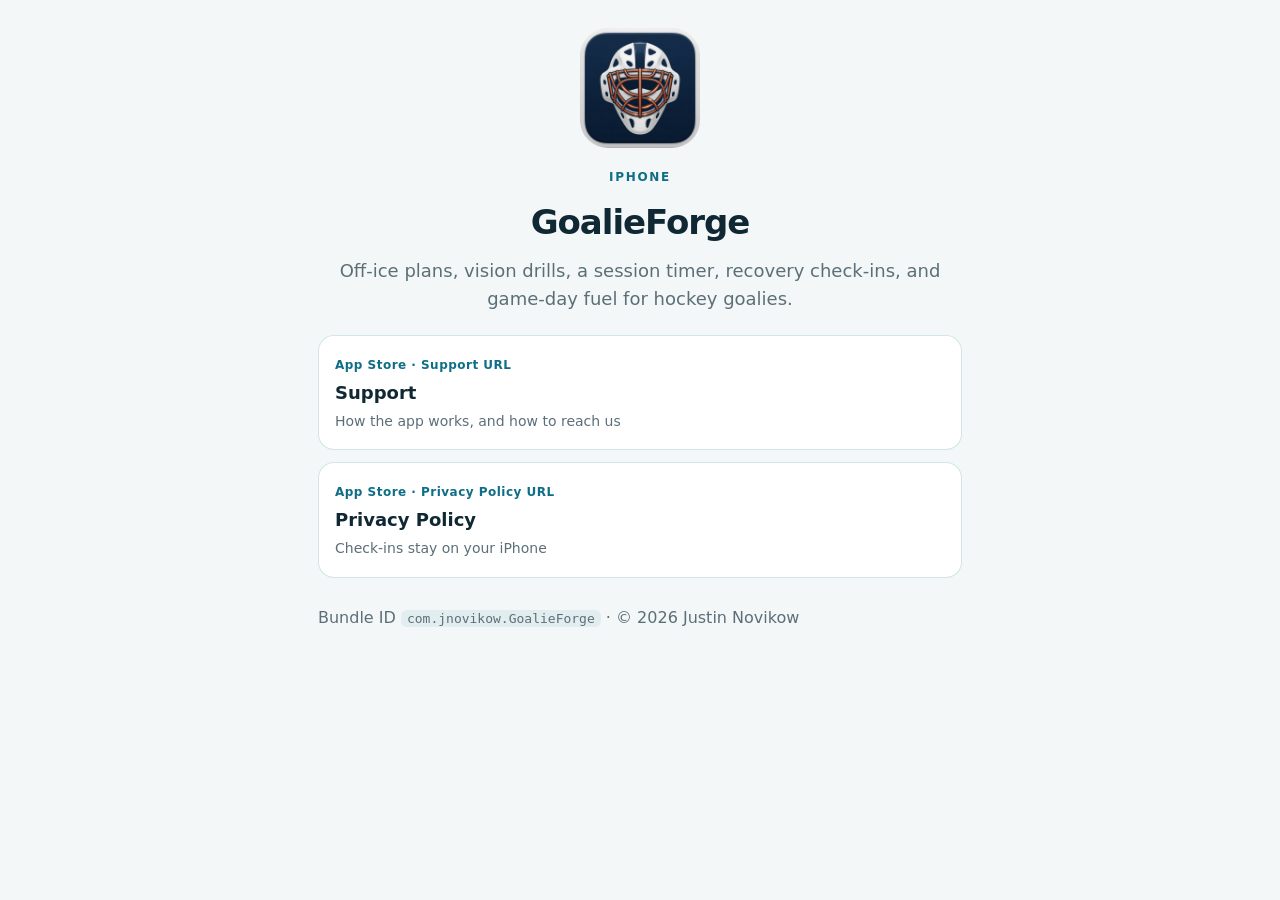
<file: index.html>
<!DOCTYPE html>
<html lang="en">
<head>
  <meta charset="UTF-8" />
  <meta name="viewport" content="width=device-width, initial-scale=1, viewport-fit=cover" />
  <meta name="theme-color" content="#f3f7f8" />
  <title>GoalieForge</title>
  <meta name="description" content="GoalieForge is an iPhone training app for hockey goalies, from development through professional." />
  <link rel="icon" href="icon.png" type="image/png" />
  <link rel="apple-touch-icon" href="icon.png" />
  <link rel="stylesheet" href="styles.css" />
</head>
<body>
  <header class="hero">
    <img class="logo" src="icon.png" width="120" height="120" alt="GoalieForge" />
    <p class="eyebrow">iPhone</p>
    <h1>GoalieForge</h1>
    <p class="lede">Off-ice plans, vision drills, a session timer, recovery check-ins, and game-day fuel for hockey goalies.</p>
  </header>
  <nav class="cards">
    <a class="card link-card" href="support.html">
      <span class="card-kicker">App Store · Support URL</span>
      <strong>Support</strong>
      <span class="card-desc">How the app works, and how to reach us</span>
    </a>
    <a class="card link-card" href="privacy.html">
      <span class="card-kicker">App Store · Privacy Policy URL</span>
      <strong>Privacy Policy</strong>
      <span class="card-desc">Check-ins stay on your iPhone</span>
    </a>
  </nav>
  <footer class="foot">
    <p>Bundle ID <code>com.jnovikow.GoalieForge</code> · © 2026 Justin Novikow</p>
  </footer>
</body>
</html>
</file>
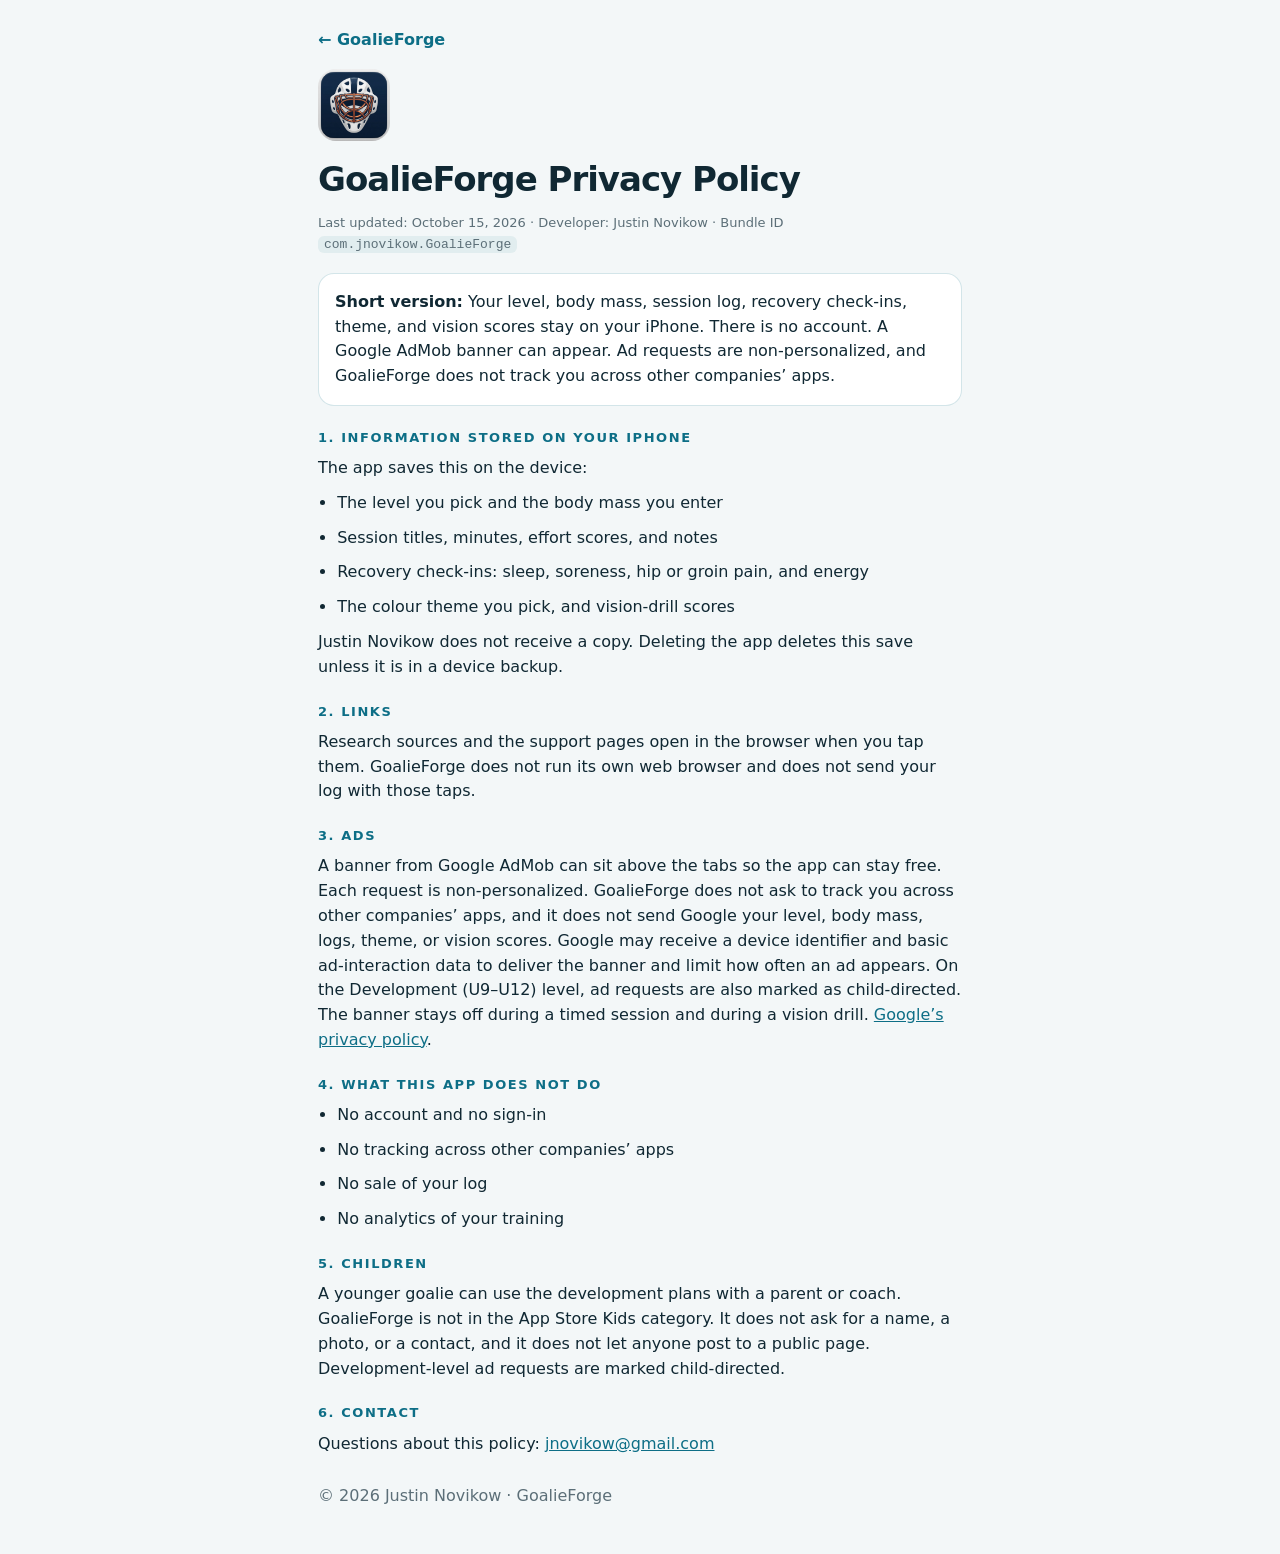
<file: privacy.html>
<!DOCTYPE html>
<html lang="en">
<head>
  <meta charset="UTF-8" />
  <meta name="viewport" content="width=device-width, initial-scale=1, viewport-fit=cover" />
  <meta name="theme-color" content="#f3f7f8" />
  <title>GoalieForge — Privacy Policy</title>
  <meta name="description" content="GoalieForge privacy policy for com.jnovikow.GoalieForge." />
  <link rel="icon" href="icon.png" type="image/png" />
  <link rel="stylesheet" href="styles.css" />
</head>
<body>
  <a class="back" href="index.html">← GoalieForge</a>
  <img class="logo logo-sm" src="icon.png" width="72" height="72" alt="" />
  <h1>GoalieForge Privacy Policy</h1>
  <p class="meta">Last updated: October 15, 2026 · Developer: Justin Novikow · Bundle ID <code>com.jnovikow.GoalieForge</code></p>

  <div class="card">
    <p style="margin:0"><strong>Short version:</strong> Your level, body mass, session log, recovery check-ins, theme, and vision scores stay on your iPhone. There is no account. A Google AdMob banner can appear. Ad requests are non-personalized, and GoalieForge does not track you across other companies’ apps.</p>
  </div>

  <h2>1. Information stored on your iPhone</h2>
  <p>The app saves this on the device:</p>
  <ul>
    <li>The level you pick and the body mass you enter</li>
    <li>Session titles, minutes, effort scores, and notes</li>
    <li>Recovery check-ins: sleep, soreness, hip or groin pain, and energy</li>
    <li>The colour theme you pick, and vision-drill scores</li>
  </ul>
  <p>Justin Novikow does not receive a copy. Deleting the app deletes this save unless it is in a device backup.</p>

  <h2>2. Links</h2>
  <p>Research sources and the support pages open in the browser when you tap them. GoalieForge does not run its own web browser and does not send your log with those taps.</p>

  <h2>3. Ads</h2>
  <p>A banner from Google AdMob can sit above the tabs so the app can stay free. Each request is non-personalized. GoalieForge does not ask to track you across other companies’ apps, and it does not send Google your level, body mass, logs, theme, or vision scores. Google may receive a device identifier and basic ad-interaction data to deliver the banner and limit how often an ad appears. On the Development (U9–U12) level, ad requests are also marked as child-directed. The banner stays off during a timed session and during a vision drill. <a href="https://policies.google.com/privacy">Google’s privacy policy</a>.</p>

  <h2>4. What this app does not do</h2>
  <ul>
    <li>No account and no sign-in</li>
    <li>No tracking across other companies’ apps</li>
    <li>No sale of your log</li>
    <li>No analytics of your training</li>
  </ul>

  <h2>5. Children</h2>
  <p>A younger goalie can use the development plans with a parent or coach. GoalieForge is not in the App Store Kids category. It does not ask for a name, a photo, or a contact, and it does not let anyone post to a public page. Development-level ad requests are marked child-directed.</p>

  <h2>6. Contact</h2>
  <p>Questions about this policy: <a href="mailto:jnovikow@gmail.com?subject=GoalieForge%20Privacy">jnovikow@gmail.com</a></p>
  <footer class="foot"><p>© 2026 Justin Novikow · GoalieForge</p></footer>
</body>
</html>
</file>
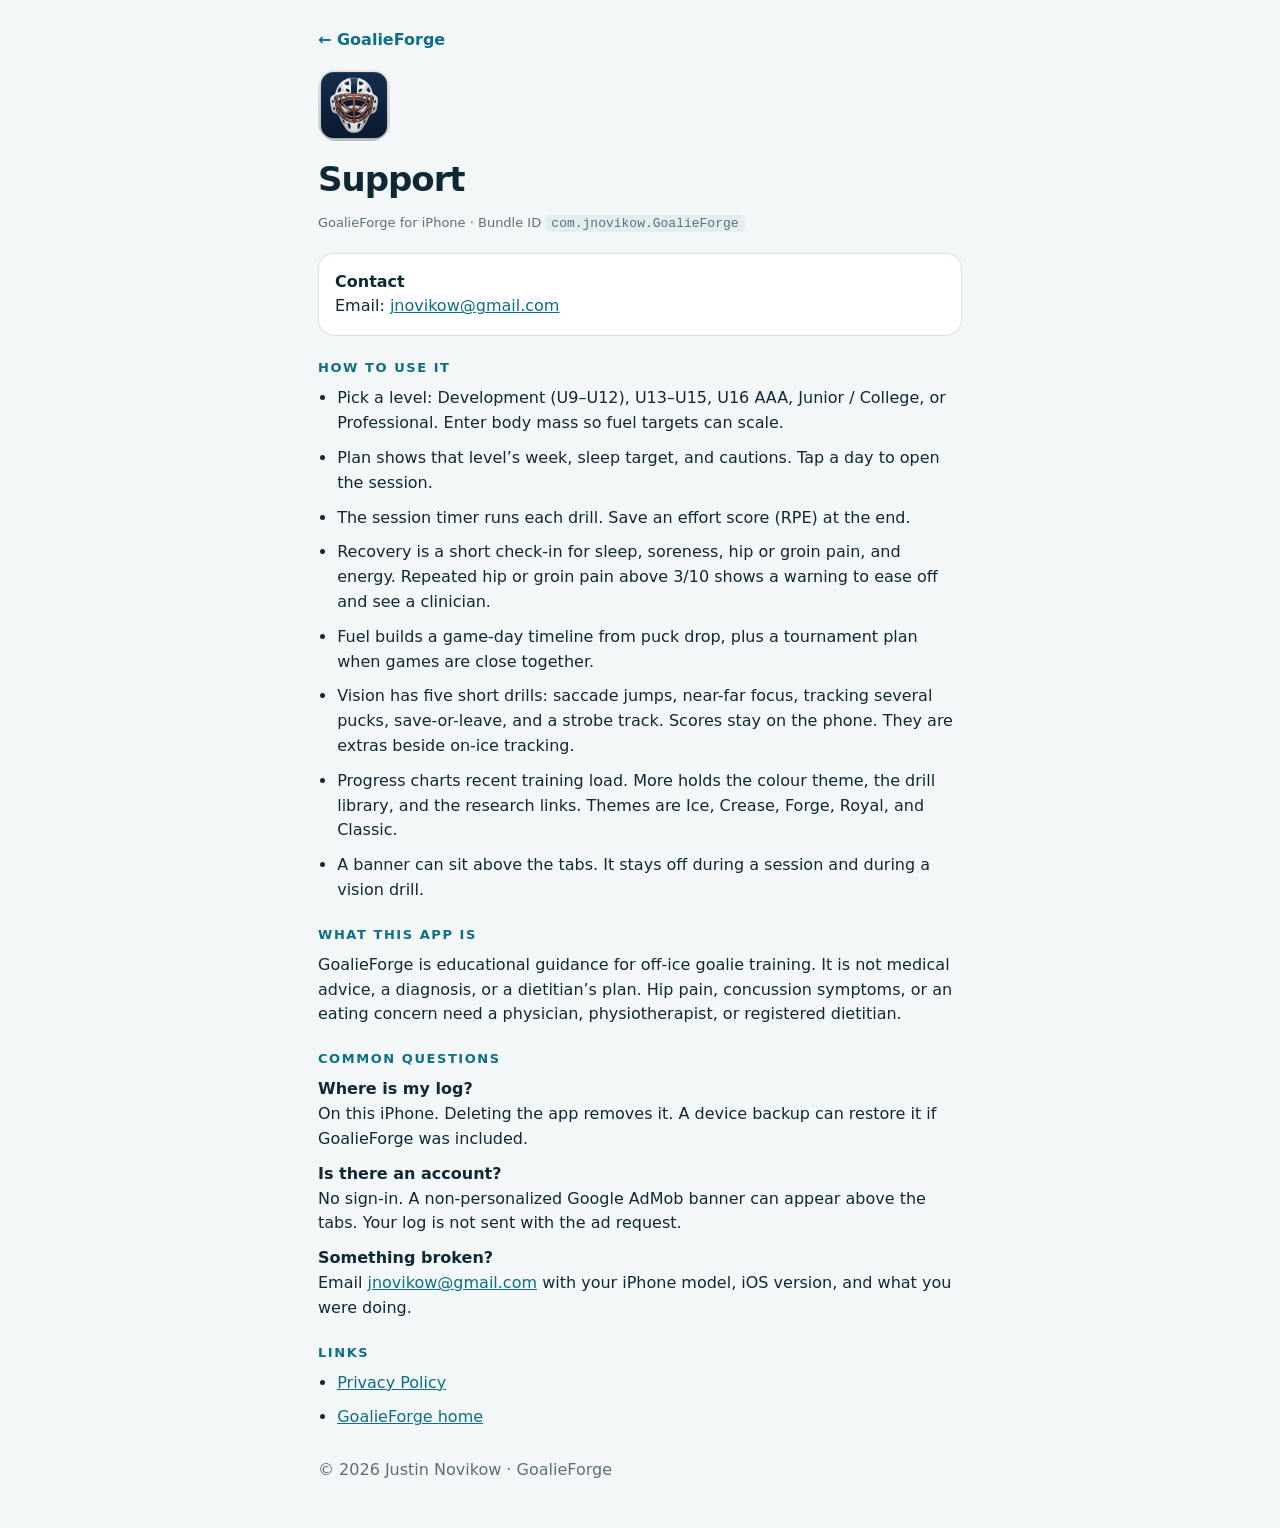
<file: support.html>
<!DOCTYPE html>
<html lang="en">
<head>
  <meta charset="UTF-8" />
  <meta name="viewport" content="width=device-width, initial-scale=1, viewport-fit=cover" />
  <meta name="theme-color" content="#f3f7f8" />
  <title>GoalieForge — Support</title>
  <meta name="description" content="GoalieForge support and contact." />
  <link rel="icon" href="icon.png" type="image/png" />
  <link rel="stylesheet" href="styles.css" />
</head>
<body>
  <a class="back" href="index.html">← GoalieForge</a>
  <img class="logo logo-sm" src="icon.png" width="72" height="72" alt="" />
  <h1>Support</h1>
  <p class="meta">GoalieForge for iPhone · Bundle ID <code>com.jnovikow.GoalieForge</code></p>

  <div class="card">
    <p style="margin:0"><strong>Contact</strong><br />
      Email: <a href="mailto:jnovikow@gmail.com?subject=GoalieForge%20Support">jnovikow@gmail.com</a></p>
  </div>

  <h2>How to use it</h2>
  <ul>
    <li>Pick a level: Development (U9–U12), U13–U15, U16 AAA, Junior / College, or Professional. Enter body mass so fuel targets can scale.</li>
    <li>Plan shows that level’s week, sleep target, and cautions. Tap a day to open the session.</li>
    <li>The session timer runs each drill. Save an effort score (RPE) at the end.</li>
    <li>Recovery is a short check-in for sleep, soreness, hip or groin pain, and energy. Repeated hip or groin pain above 3/10 shows a warning to ease off and see a clinician.</li>
    <li>Fuel builds a game-day timeline from puck drop, plus a tournament plan when games are close together.</li>
    <li>Vision has five short drills: saccade jumps, near-far focus, tracking several pucks, save-or-leave, and a strobe track. Scores stay on the phone. They are extras beside on-ice tracking.</li>
    <li>Progress charts recent training load. More holds the colour theme, the drill library, and the research links. Themes are Ice, Crease, Forge, Royal, and Classic.</li>
    <li>A banner can sit above the tabs. It stays off during a session and during a vision drill.</li>
  </ul>

  <h2>What this app is</h2>
  <p>GoalieForge is educational guidance for off-ice goalie training. It is not medical advice, a diagnosis, or a dietitian’s plan. Hip pain, concussion symptoms, or an eating concern need a physician, physiotherapist, or registered dietitian.</p>

  <h2>Common questions</h2>
  <p><strong>Where is my log?</strong><br />
    On this iPhone. Deleting the app removes it. A device backup can restore it if GoalieForge was included.</p>
  <p><strong>Is there an account?</strong><br />
    No sign-in. A non-personalized Google AdMob banner can appear above the tabs. Your log is not sent with the ad request.</p>
  <p><strong>Something broken?</strong><br />
    Email <a href="mailto:jnovikow@gmail.com?subject=GoalieForge%20Bug">jnovikow@gmail.com</a> with your iPhone model, iOS version, and what you were doing.</p>

  <h2>Links</h2>
  <ul>
    <li><a href="privacy.html">Privacy Policy</a></li>
    <li><a href="index.html">GoalieForge home</a></li>
  </ul>
  <footer class="foot"><p>© 2026 Justin Novikow · GoalieForge</p></footer>
</body>
</html>
</file>
<file: styles.css>
:root {
  --bg: #f3f7f8;
  --fg: #102833;
  --muted: #5c6f78;
  --accent: #0d6e86;
  --card: #ffffff;
  --border: rgba(13, 110, 134, 0.18);
}

* { box-sizing: border-box; margin: 0; padding: 0; }

body {
  font-family: "SF Pro Rounded", "Segoe UI", system-ui, -apple-system, sans-serif;
  background: var(--bg);
  color: var(--fg);
  line-height: 1.55;
  padding: 28px 18px calc(36px + env(safe-area-inset-bottom));
  max-width: 680px;
  margin: 0 auto;
}

.hero { text-align: center; margin-bottom: 22px; }
.logo { width: 120px; height: 120px; border-radius: 28px; margin-bottom: 12px; }
.logo-sm { width: 72px; height: 72px; border-radius: 18px; display: block; margin: 8px 0 12px; }
.eyebrow { letter-spacing: 0.14em; text-transform: uppercase; color: var(--accent); font-size: 12px; font-weight: 700; }
h1 { font-size: 34px; letter-spacing: -0.03em; margin: 4px 0 8px; }
h2 { font-size: 13px; letter-spacing: 0.12em; text-transform: uppercase; color: var(--accent); margin: 22px 0 8px; }
.lede, .meta { color: var(--muted); }
.lede { font-size: 18px; }
.meta { font-size: 13px; margin-bottom: 18px; }
p, li { font-size: 16px; margin-bottom: 10px; }
ul { padding-left: 1.2em; margin-bottom: 8px; }
a { color: var(--accent); }
code { font-size: 13px; background: rgba(13, 110, 134, 0.08); padding: 1px 6px; border-radius: 6px; }

.cards { display: grid; gap: 12px; }
.card, .link-card {
  background: var(--card);
  border: 1px solid var(--border);
  border-radius: 16px;
  padding: 16px;
}
.link-card { display: block; text-decoration: none; color: inherit; }
.link-card strong { display: block; font-size: 18px; margin: 2px 0; }
.card-kicker { color: var(--accent); font-size: 12px; font-weight: 700; letter-spacing: 0.04em; }
.card-desc { color: var(--muted); font-size: 14px; }
.back { display: inline-block; margin-bottom: 8px; font-weight: 600; text-decoration: none; }
.foot { margin-top: 28px; color: var(--muted); font-size: 13px; }
</file>
